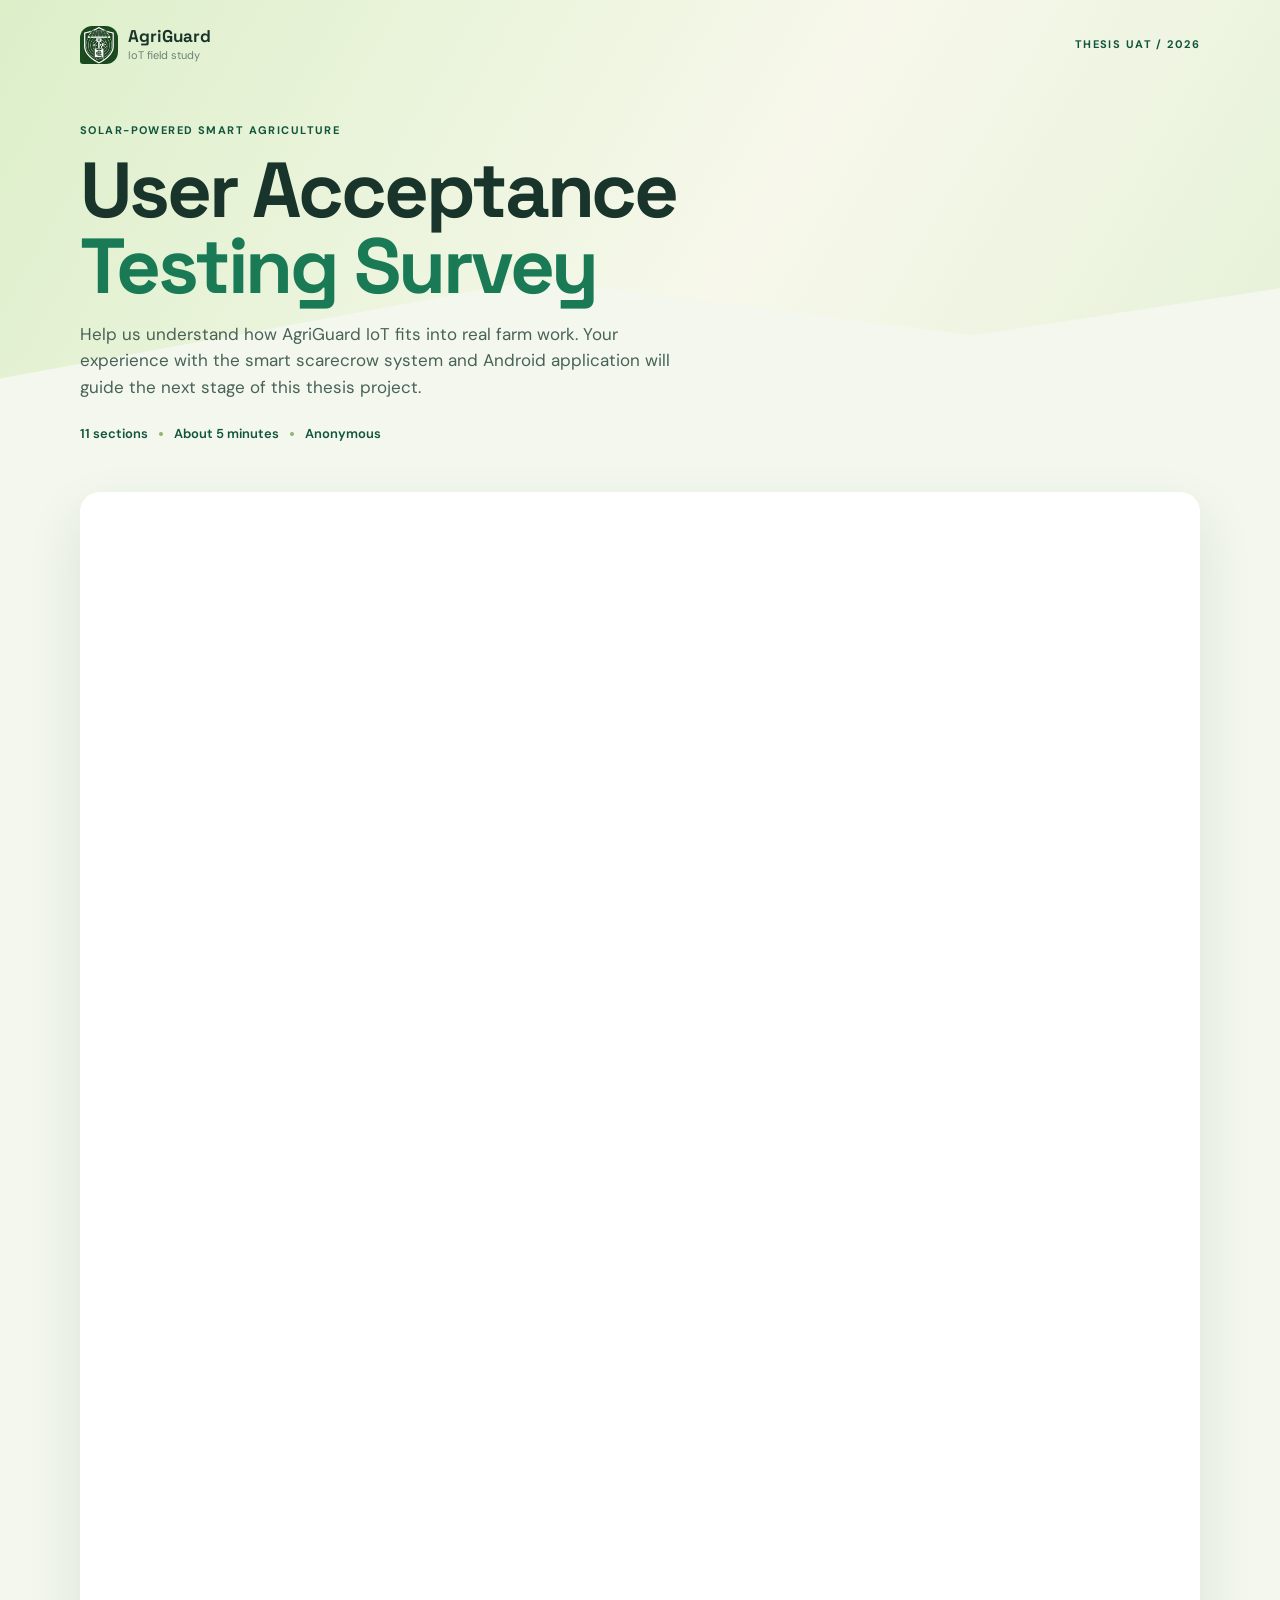
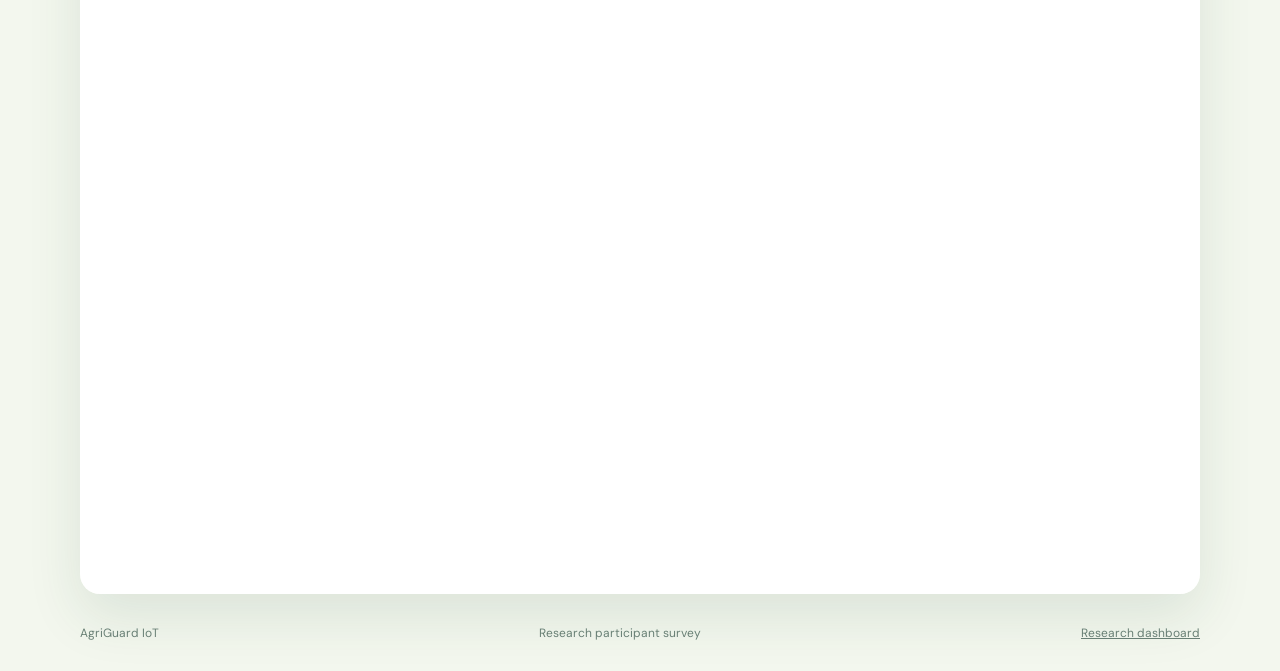
<file: index.html>
<!doctype html>
<html lang="en">
<head>
  <meta charset="utf-8">
  <meta name="viewport" content="width=device-width, initial-scale=1">
  <meta name="description" content="AgriGuard IoT User Acceptance Testing Survey">
  <title>AgriGuard IoT | UAT Survey</title>
  <link rel="preconnect" href="https://fonts.googleapis.com">
  <link rel="preconnect" href="https://fonts.gstatic.com" crossorigin>
  <link href="https://fonts.googleapis.com/css2?family=DM+Sans:wght@400;500;600;700&family=Space+Grotesk:wght@500;600;700&display=swap" rel="stylesheet">
  <link rel="stylesheet" href="style.css">
</head>
<body>
  <header class="site-header">
    <a class="brand" href="index.html" aria-label="AgriGuard IoT survey home">
      <img class="brand-mark" src="app_logo4.png" alt="AgriGuard logo">
      <span><strong>AgriGuard</strong><small>IoT field study</small></span>
    </a>
    <span class="header-label">THESIS UAT / 2026</span>
  </header>

  <main class="page-shell">
    <section class="intro-panel" aria-labelledby="page-title">
      <div class="eyebrow">Solar-powered smart agriculture</div>
      <h1 id="page-title">User Acceptance<br><em>Testing Survey</em></h1>
      <p class="intro-copy">Help us understand how AgriGuard IoT fits into real farm work. Your experience with the smart scarecrow system and Android application will guide the next stage of this thesis project.</p>
      <div class="intro-meta"><span>11 sections</span><span class="meta-dot"></span><span>About 5 minutes</span><span class="meta-dot"></span><span>Anonymous</span></div>
    </section>

    <section class="survey-card google-form-card" aria-label="AgriGuard IoT Google Form">
      <iframe
        class="google-form-frame"
        src="https://docs.google.com/forms/d/e/1FAIpQLScAPWp82dSAacd41DiFiVfJW7Qpu_B9o1uOZ2ex1V8EBNi6UQ/viewform?embedded=true"
        title="AgriGuard IoT User Acceptance Testing Survey"
        loading="lazy">
        Loading Google Form...
      </iframe>
    </section>
  </main>

  <footer class="site-footer"><span>AgriGuard IoT</span><span>Research participant survey</span><a href="admin.html">Research dashboard</a></footer>
  <script>
    const googleFormFrame = document.querySelector(".google-form-frame");
    let hasLoadedGoogleForm = false;

    googleFormFrame.addEventListener("load", () => {
      if (hasLoadedGoogleForm) {
        googleFormFrame.scrollIntoView({ behavior: "smooth", block: "start" });
      }
      hasLoadedGoogleForm = true;
    });
  </script>
</body>
</html>
</file>
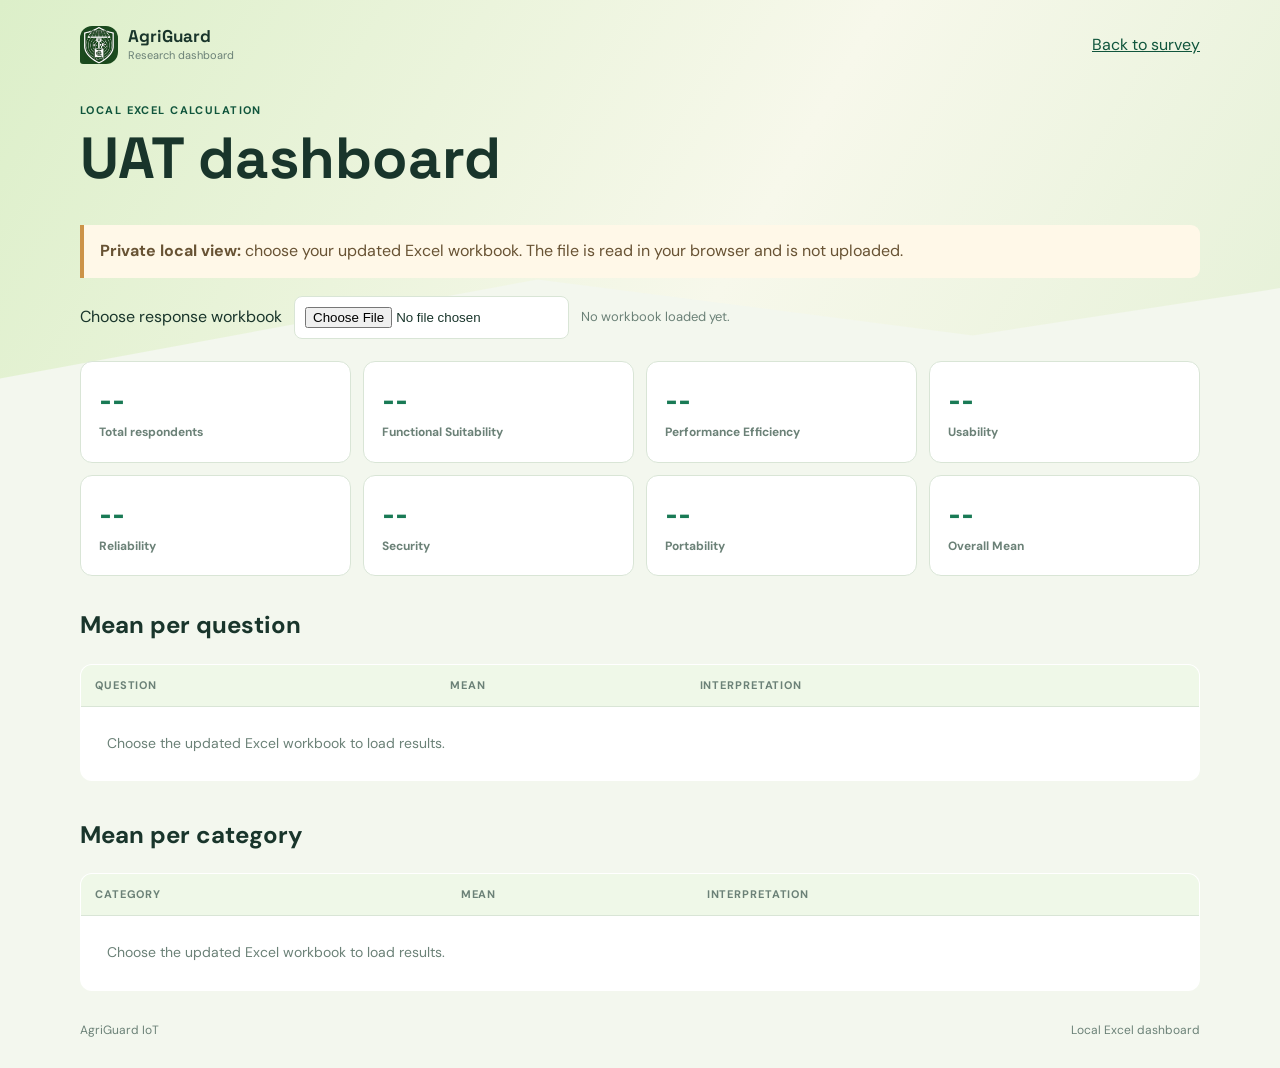
<file: admin.html>
<!doctype html>
<html lang="en">
<head>
  <meta charset="utf-8">
  <meta name="viewport" content="width=device-width, initial-scale=1">
  <title>Research Dashboard | AgriGuard IoT</title>
  <link rel="preconnect" href="https://fonts.googleapis.com">
  <link rel="preconnect" href="https://fonts.gstatic.com" crossorigin>
  <link href="https://fonts.googleapis.com/css2?family=DM+Sans:wght@400;500;600;700&family=Space+Grotesk:wght@600;700&display=swap" rel="stylesheet">
  <link rel="stylesheet" href="style.css">
  <script src="https://cdn.sheetjs.com/xlsx-0.20.3/package/dist/xlsx.full.min.js"></script>
  <style>
    .dashboard-header { display: flex; justify-content: space-between; gap: 20px; align-items: end; margin-bottom: 28px; }
    .dashboard-header h1 { font: 700 clamp(34px, 6vw, 58px)/1 "Space Grotesk", sans-serif; margin: 10px 0; }
    .dashboard-note { padding: 14px 16px; border-left: 4px solid #cc9348; background: #fff8e8; color: #685334; border-radius: 0 9px 9px 0; }
    .file-picker { display: flex; flex-wrap: wrap; align-items: center; gap: 12px; margin: 18px 0; }
    .file-picker input { max-width: 100%; padding: 10px; border: 1px solid var(--line); border-radius: 8px; background: #fff; }
    .file-status { color: var(--muted); font-size: 13px; }
    .stat-grid { display: grid; grid-template-columns: repeat(4, 1fr); gap: 12px; margin: 22px 0 30px; }
    .stat { padding: 18px; border: 1px solid var(--line); border-radius: 12px; background: #fff; }
    .stat strong { display: block; color: var(--green); font: 700 30px "Space Grotesk", sans-serif; }
    .stat span { color: var(--muted); font-size: 12px; font-weight: 700; }
    .table-wrap { overflow: auto; margin-top: 15px; }
    table { width: 100%; border-collapse: collapse; background: #fff; border: 1px solid var(--line); border-radius: 12px; overflow: hidden; }
    th, td { text-align: left; padding: 12px 14px; border-bottom: 1px solid var(--line); font-size: 14px; }
    th { color: var(--muted); font-size: 11px; text-transform: uppercase; letter-spacing: .08em; background: var(--mint); }
    .empty { padding: 26px; color: var(--muted); }
    @media (max-width: 700px) { .dashboard-header { display: block; } .stat-grid { grid-template-columns: repeat(2, 1fr); } }
  </style>
</head>
<body>
  <header class="site-header"><a class="brand" href="index.html"><img class="brand-mark" src="app_logo4.png" alt="AgriGuard logo"><span><strong>AgriGuard</strong><small>Research dashboard</small></span></a><a href="index.html">Back to survey</a></header>
  <main class="page-shell">
    <div class="dashboard-header"><div><div class="eyebrow">Local Excel calculation</div><h1>UAT dashboard</h1></div></div>
    <div class="dashboard-note"><strong>Private local view:</strong> choose your updated Excel workbook. The file is read in your browser and is not uploaded.</div>
    <div class="file-picker"><label for="workbook-file">Choose response workbook</label><input id="workbook-file" type="file" accept=".xlsx,.xls"><span id="file-status" class="file-status">No workbook loaded yet.</span></div>
    <div class="stat-grid"><div class="stat"><strong id="total-respondents">--</strong><span>Total respondents</span></div><div class="stat"><strong data-category="Functional Suitability">--</strong><span>Functional Suitability</span></div><div class="stat"><strong data-category="Performance Efficiency">--</strong><span>Performance Efficiency</span></div><div class="stat"><strong data-category="Usability">--</strong><span>Usability</span></div><div class="stat"><strong data-category="Reliability">--</strong><span>Reliability</span></div><div class="stat"><strong data-category="Security">--</strong><span>Security</span></div><div class="stat"><strong data-category="Portability">--</strong><span>Portability</span></div><div class="stat"><strong id="overall-mean">--</strong><span>Overall Mean</span></div></div>
    <h2>Mean per question</h2><div class="table-wrap"><table><thead><tr><th>Question</th><th>Mean</th><th>Interpretation</th></tr></thead><tbody id="question-results"><tr><td colspan="3" class="empty">Choose the updated Excel workbook to load results.</td></tr></tbody></table></div>
    <h2 class="category-heading">Mean per category</h2><div class="table-wrap"><table><thead><tr><th>Category</th><th>Mean</th><th>Interpretation</th></tr></thead><tbody id="category-results"><tr><td colspan="3" class="empty">Choose the updated Excel workbook to load results.</td></tr></tbody></table></div>
  </main>
  <footer class="site-footer"><span>AgriGuard IoT</span><span>Local Excel dashboard</span></footer>
  <script>
    const fileInput = document.querySelector("#workbook-file");
    const status = document.querySelector("#file-status");
    const categoryNames = { A: "Functional Suitability", B: "Performance Efficiency", C: "Usability", D: "Reliability", E: "Security", F: "Portability", O: "Overall Assessment" };
    const formatMean = value => Number.isFinite(value) ? value.toFixed(2) : "N/A";
    const interpretation = value => value === null ? "No valid responses" : value >= 4.21 ? "Strongly Agree" : value >= 3.41 ? "Agree" : value >= 2.61 ? "Neutral" : value >= 1.81 ? "Disagree" : "Strongly Disagree";
    const numberValue = value => { const number = Number(String(value).replace(",", ".")); return Number.isFinite(number) && number >= 1 && number <= 5 ? number : null; };
    const mean = values => { const valid = values.filter(value => value !== null); return valid.length ? valid.reduce((sum, value) => sum + value, 0) / valid.length : null; };
    const text = value => value === undefined || value === null ? "" : String(value);
    function renderRawResponses(rows) {
      const headers = rows[0].map(text);
      const responseRows = rows.slice(1).filter(row => row.some(value => text(value).trim()));
      const questions = headers.map((header, index) => { const match = header.match(/\[([A-F]|O)(\d+)\.\s*([^\]]+)\]/); return match ? { code: `${match[1]}${match[2]}`, category: categoryNames[match[1]], label: match[3], index } : null; }).filter(Boolean);
      const questionResults = document.querySelector("#question-results");
      const categoryResults = document.querySelector("#category-results");
      const categoryValues = {};
      questionResults.innerHTML = "";
      questions.forEach(question => { const questionMean = mean(responseRows.map(row => numberValue(row[question.index]))); if (!categoryValues[question.category]) categoryValues[question.category] = []; if (questionMean !== null) categoryValues[question.category].push(questionMean); questionResults.insertAdjacentHTML("beforeend", `<tr><td>${question.code}. ${question.label}</td><td>${formatMean(questionMean)}</td><td>${interpretation(questionMean)}</td></tr>`); });
      categoryResults.innerHTML = "";
      const allValues = [];
      Object.entries(categoryValues).forEach(([category, values]) => { const categoryMean = mean(values); allValues.push(...values); categoryResults.insertAdjacentHTML("beforeend", `<tr><td>${category}</td><td>${formatMean(categoryMean)}</td><td>${interpretation(categoryMean)}</td></tr>`); const card = document.querySelector(`[data-category="${category}"]`); if (card) card.textContent = formatMean(categoryMean); });
      document.querySelector("#total-respondents").textContent = responseRows.length;
      document.querySelector("#overall-mean").textContent = formatMean(mean(allValues));
    }
    fileInput.addEventListener("change", event => { const file = event.target.files[0]; if (!file) return; status.textContent = `Reading ${file.name}...`; const reader = new FileReader(); reader.onload = loadEvent => { try { const workbook = XLSX.read(loadEvent.target.result, { type: "array" }); const sheetName = workbook.SheetNames.includes("Form Responses 1") ? "Form Responses 1" : workbook.SheetNames.includes("Summary") ? "Summary" : workbook.SheetNames[0]; if (!sheetName) throw new Error("No worksheet found"); const rows = XLSX.utils.sheet_to_json(workbook.Sheets[sheetName], { header: 1, defval: "" }); if (rows[0]?.some(value => String(value).includes("Functional Suitability"))) renderRawResponses(rows); else throw new Error("Unsupported workbook format"); status.textContent = `Loaded ${file.name} (${sheetName} sheet)`; } catch (error) { status.textContent = `Could not read ${file.name}. Use the Google Forms response XLSX export.`; } }; reader.readAsArrayBuffer(file); });
  </script>
</body>
</html>
</file>
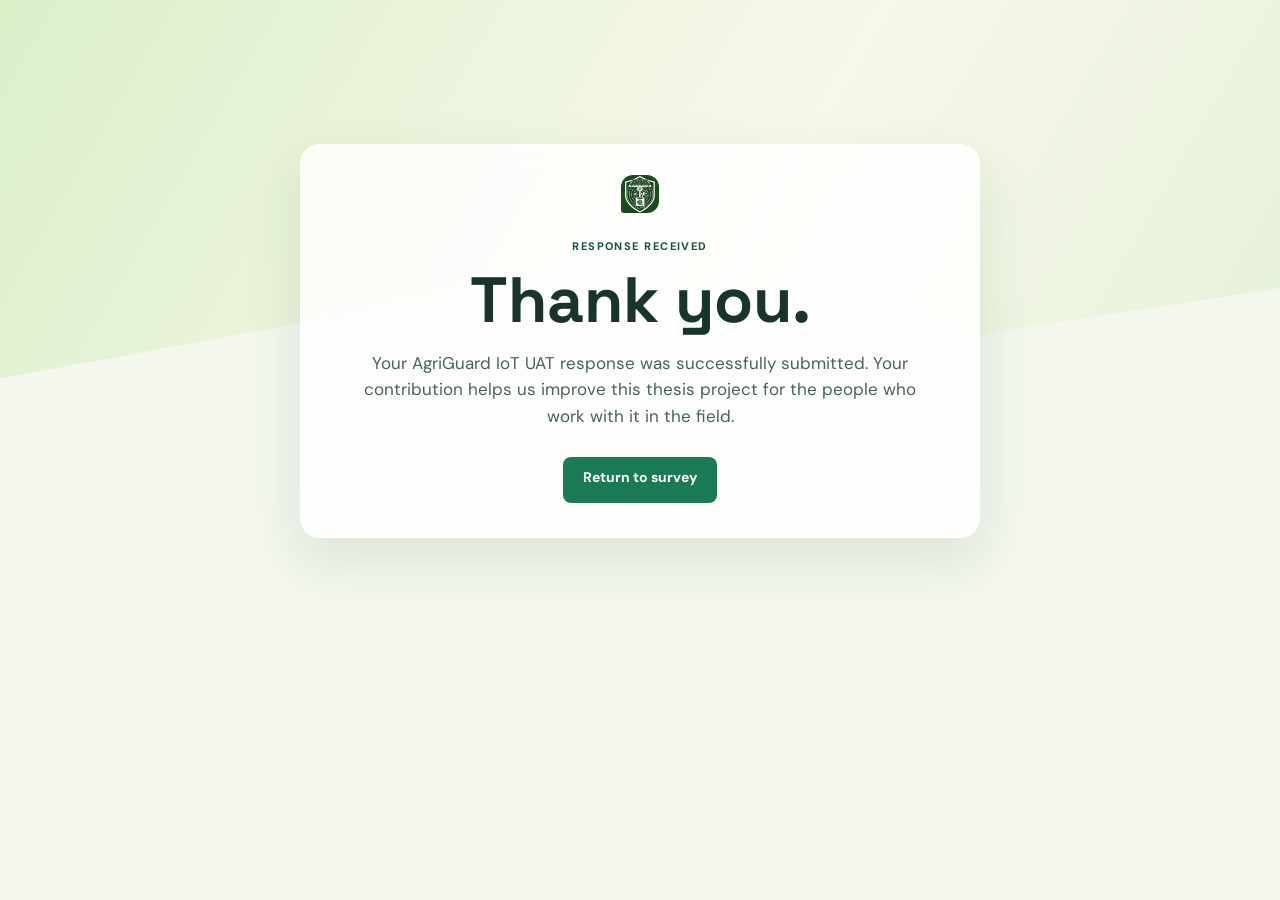
<file: thank-you.html>
<!doctype html>
<html lang="en">
<head><meta charset="utf-8"><meta name="viewport" content="width=device-width, initial-scale=1"><title>Thank You | AgriGuard IoT</title><link rel="preconnect" href="https://fonts.googleapis.com"><link rel="preconnect" href="https://fonts.gstatic.com" crossorigin><link href="https://fonts.googleapis.com/css2?family=DM+Sans:wght@400;600;700&family=Space+Grotesk:wght@600;700&display=swap" rel="stylesheet"><link rel="stylesheet" href="style.css"></head>
<body><main class="page-shell"><section class="survey-card thank-you-card"><img class="brand-mark thank-you-mark" src="app_logo4.png" alt="AgriGuard logo"><div class="eyebrow thank-you-kicker">Response received</div><h1 class="thank-you-title">Thank you.</h1><p class="intro-copy thank-you-copy">Your AgriGuard IoT UAT response was successfully submitted. Your contribution helps us improve this thesis project for the people who work with it in the field.</p><a class="button button-primary thank-you-action" href="index.html">Return to survey</a></section></main></body></html>
</file>
<file: style.css>
:root {
  --ink: #19352b;
  --muted: #6b8177;
  --green: #197a55;
  --green-dark: #10553c;
  --lime: #dff2b8;
  --mint: #eff8e8;
  --line: #d9e5d6;
  --paper: rgba(255, 255, 255, .82);
  --shadow: 0 22px 55px rgba(27, 69, 47, .11);
}

* { box-sizing: border-box; }
img, iframe { max-width: 100%; }
html { scroll-behavior: smooth; }
body { margin: 0; color: var(--ink); background: #f3f7ee; font-family: "DM Sans", sans-serif; font-size: 16px; line-height: 1.55; }
body::before { content: ""; position: fixed; inset: 0 0 auto; height: 430px; z-index: -1; background: linear-gradient(120deg, #dcefc9 0%, #f7f8eb 58%, #e5f1d7 100%); clip-path: polygon(0 0, 100% 0, 100% 67%, 76% 78%, 42% 65%, 0 88%); }
a { color: var(--green-dark); }
.site-header, .site-footer, .page-shell { width: min(1120px, calc(100% - 40px)); margin-inline: auto; }
.page-shell { min-width: 0; }
.site-header { display: flex; align-items: center; justify-content: space-between; padding: 26px 0 38px; }
.brand { display: inline-flex; align-items: center; gap: 10px; text-decoration: none; color: var(--ink); line-height: 1.05; }
.brand strong, .brand small { display: block; }
.brand strong { font-family: "Space Grotesk", sans-serif; font-size: 17px; }
.brand small { color: var(--muted); font-size: 11px; margin-top: 4px; }
.brand-mark { display: block; width: 38px; height: 38px; border-radius: 12px 12px 12px 3px; object-fit: cover; background: var(--green); }
.header-label, .eyebrow { color: var(--green-dark); font-size: 11px; font-weight: 700; letter-spacing: .13em; text-transform: uppercase; }
.page-shell { padding-bottom: 30px; }
.intro-panel { max-width: 720px; padding: 20px 0 48px; animation: rise .7s ease both; }
.intro-panel h1 { margin: 13px 0 16px; font: 700 clamp(42px, 7vw, 78px)/.98 "Space Grotesk", sans-serif; letter-spacing: -.04em; }
h1 em { color: var(--green); font-style: normal; }
.intro-copy { max-width: 620px; margin: 0; color: #486258; font-size: 17px; }
.intro-meta { display: flex; flex-wrap: wrap; align-items: center; gap: 11px; margin-top: 24px; color: var(--green-dark); font-size: 13px; font-weight: 600; }
.meta-dot { width: 4px; height: 4px; border-radius: 50%; background: #91b36d; }
.survey-card { padding: 30px clamp(20px, 5vw, 58px) 34px; border: 1px solid rgba(255,255,255,.8); border-radius: 20px; background: var(--paper); box-shadow: var(--shadow); -webkit-backdrop-filter: blur(12px); backdrop-filter: blur(12px); animation: rise .7s .12s ease both; }
.google-form-card { padding: 0; overflow: hidden; }
.google-form-frame { display: block; width: 100%; height: 1700px; border: 0; background: #fff; }
.thank-you-card { max-width: 680px; margin: 16vh auto; text-align: center; }
.thank-you-mark { margin: auto; }
.thank-you-kicker { margin-top: 25px; }
.thank-you-title { margin: 13px 0 18px; font: 700 clamp(36px, 7vw, 64px)/1 "Space Grotesk", sans-serif; }
.thank-you-copy { margin: auto; }
.thank-you-action { display: inline-block; margin-top: 28px; text-decoration: none; }
.category-heading { margin-top: 35px; }
.progress-area { margin-bottom: 35px; }
.progress-top { display: flex; justify-content: space-between; margin-bottom: 9px; color: var(--muted); font-size: 12px; font-weight: 700; text-transform: uppercase; letter-spacing: .08em; }
#progress-percent { color: var(--green); }
.progress-track { height: 7px; overflow: hidden; border-radius: 20px; background: #e2ecd9; }
#progress-bar { display: block; width: 9%; height: 100%; border-radius: inherit; background: var(--green); transition: width .35s ease; }
.step { display: none; animation: fade .35s ease; }
.step.active { display: block; }
.step-header { max-width: 780px; margin-bottom: 28px; }
.step-kicker { margin: 0 0 7px; color: var(--green); font-size: 12px; font-weight: 700; letter-spacing: .1em; text-transform: uppercase; }
.step h2 { margin: 0 0 9px; font: 600 clamp(25px, 4vw, 36px)/1.12 "Space Grotesk", sans-serif; letter-spacing: -.025em; }
.step-description { margin: 0; color: var(--muted); }
.consent-copy { padding: 19px 21px; border-left: 4px solid var(--green); border-radius: 0 12px 12px 0; background: var(--mint); }
.consent-copy p { margin: 0; }
.checkbox-line { display: flex; align-items: flex-start; gap: 11px; margin-top: 22px; font-weight: 600; }
input[type="checkbox"], input[type="radio"] { accent-color: var(--green); }
input[type="checkbox"] { width: 19px; height: 19px; margin: 2px 0 0; flex: 0 0 auto; }
.required { color: #b44b30; }
.profile-grid { display: grid; gap: 18px; grid-template-columns: repeat(2, minmax(0, 1fr)); }
.field { min-width: 0; }
.field.full { grid-column: 1 / -1; }
.field label, .field legend { display: block; margin-bottom: 7px; font-weight: 700; }
.field legend { padding: 0; }
.field input[type="text"], .field select, .field textarea { width: 100%; border: 1px solid var(--line); border-radius: 9px; padding: 12px 13px; color: var(--ink); background: #fff; font: inherit; }
.field textarea { min-height: 125px; resize: vertical; }
.field input:focus, .field select:focus, .field textarea:focus, button:focus-visible, a:focus-visible { outline: 3px solid rgba(25,122,85,.28); outline-offset: 3px; }
.radio-list { display: grid; gap: 8px; padding: 0; border: 0; }
.radio-list label { display: flex; align-items: center; gap: 9px; padding: 4px 0; font-weight: 500; }
.scale-list { display: grid; gap: 9px; max-width: 510px; }
.scale-item { display: flex; align-items: center; justify-content: space-between; gap: 12px; padding: 12px 15px; border: 1px solid var(--line); border-radius: 9px; background: rgba(255,255,255,.65); }
.scale-score { min-width: 43px; color: var(--green); font: 700 20px "Space Grotesk", sans-serif; }
.rating-list { display: grid; gap: 14px; }
.rating-card { padding: 16px 17px; border: 1px solid var(--line); border-radius: 12px; background: rgba(255,255,255,.62); transition: border-color .2s, box-shadow .2s, transform .2s; }
.rating-card:hover { border-color: #9cc4a0; box-shadow: 0 8px 18px rgba(25, 91, 58, .07); transform: translateY(-1px); }
.rating-card.invalid, .field.invalid input, .field.invalid select, .field.invalid textarea { border-color: #c55b43; background: #fff9f7; }
.rating-card legend { max-width: 780px; margin-bottom: 12px; font-weight: 600; }
.rating-options { display: flex; flex-wrap: wrap; gap: 7px; }
.rating-option { position: relative; min-width: 54px; flex: 1; }
.rating-option input { position: absolute; opacity: 0; }
.rating-option label { display: grid; min-height: 42px; place-items: center; padding: 8px 6px; border: 1px solid var(--line); border-radius: 7px; color: var(--muted); background: #fff; font-size: 14px; font-weight: 700; cursor: pointer; transition: all .2s; }
.rating-option input:checked + label { border-color: var(--green); color: #fff; background: var(--green); }
.rating-option input:focus-visible + label { outline: 3px solid rgba(25,122,85,.28); outline-offset: 2px; }
.form-status { min-height: 25px; margin-top: 22px; color: #a34531; font-weight: 600; }
.form-actions { display: flex; justify-content: space-between; gap: 14px; margin-top: 8px; padding-top: 25px; border-top: 1px solid var(--line); }
.button { min-height: 46px; border: 0; border-radius: 8px; padding: 11px 20px; font: 700 14px "DM Sans", sans-serif; cursor: pointer; transition: transform .2s, background .2s; }
.button:hover { transform: translateY(-2px); }
.button-primary { color: #fff; background: var(--green); }
.button-primary:hover { background: var(--green-dark); }
.button-quiet { color: var(--green-dark); background: transparent; }
.button-quiet:disabled { color: #a1b0aa; cursor: not-allowed; transform: none; }
.site-footer { display: flex; justify-content: space-between; gap: 20px; padding: 0 0 28px; color: var(--muted); font-size: 12px; }
.site-footer a { color: var(--muted); }
@keyframes rise { from { opacity: 0; transform: translateY(14px); } to { opacity: 1; transform: none; } }
@keyframes fade { from { opacity: 0; } to { opacity: 1; } }
@media (max-width: 620px) { .site-header, .site-footer, .page-shell { width: min(100% - 28px, 1120px); } .site-header { padding-top: 18px; padding-bottom: 27px; } .header-label { display: none; } .intro-panel { padding-bottom: 32px; } .intro-panel h1 { font-size: clamp(37px, 12vw, 45px); } .intro-copy { font-size: 15px; } .survey-card { padding: 23px 15px 25px; border-radius: 15px; } .google-form-card { padding: 0 !important; } .google-form-frame { height: 1650px; } .profile-grid { grid-template-columns: 1fr; } .field.full { grid-column: auto; } .rating-options { gap: 5px; } .rating-option { min-width: calc(33.333% - 5px); } .site-footer { flex-wrap: wrap; } }
@media (max-width: 380px) { .site-header, .site-footer, .page-shell { width: calc(100% - 20px); } .intro-meta { gap: 7px; font-size: 12px; } .survey-card { padding-inline: 11px; } }
@media (prefers-reduced-motion: reduce) { *, *::before, *::after { scroll-behavior: auto !important; animation-duration: .01ms !important; transition-duration: .01ms !important; } }
</file>
